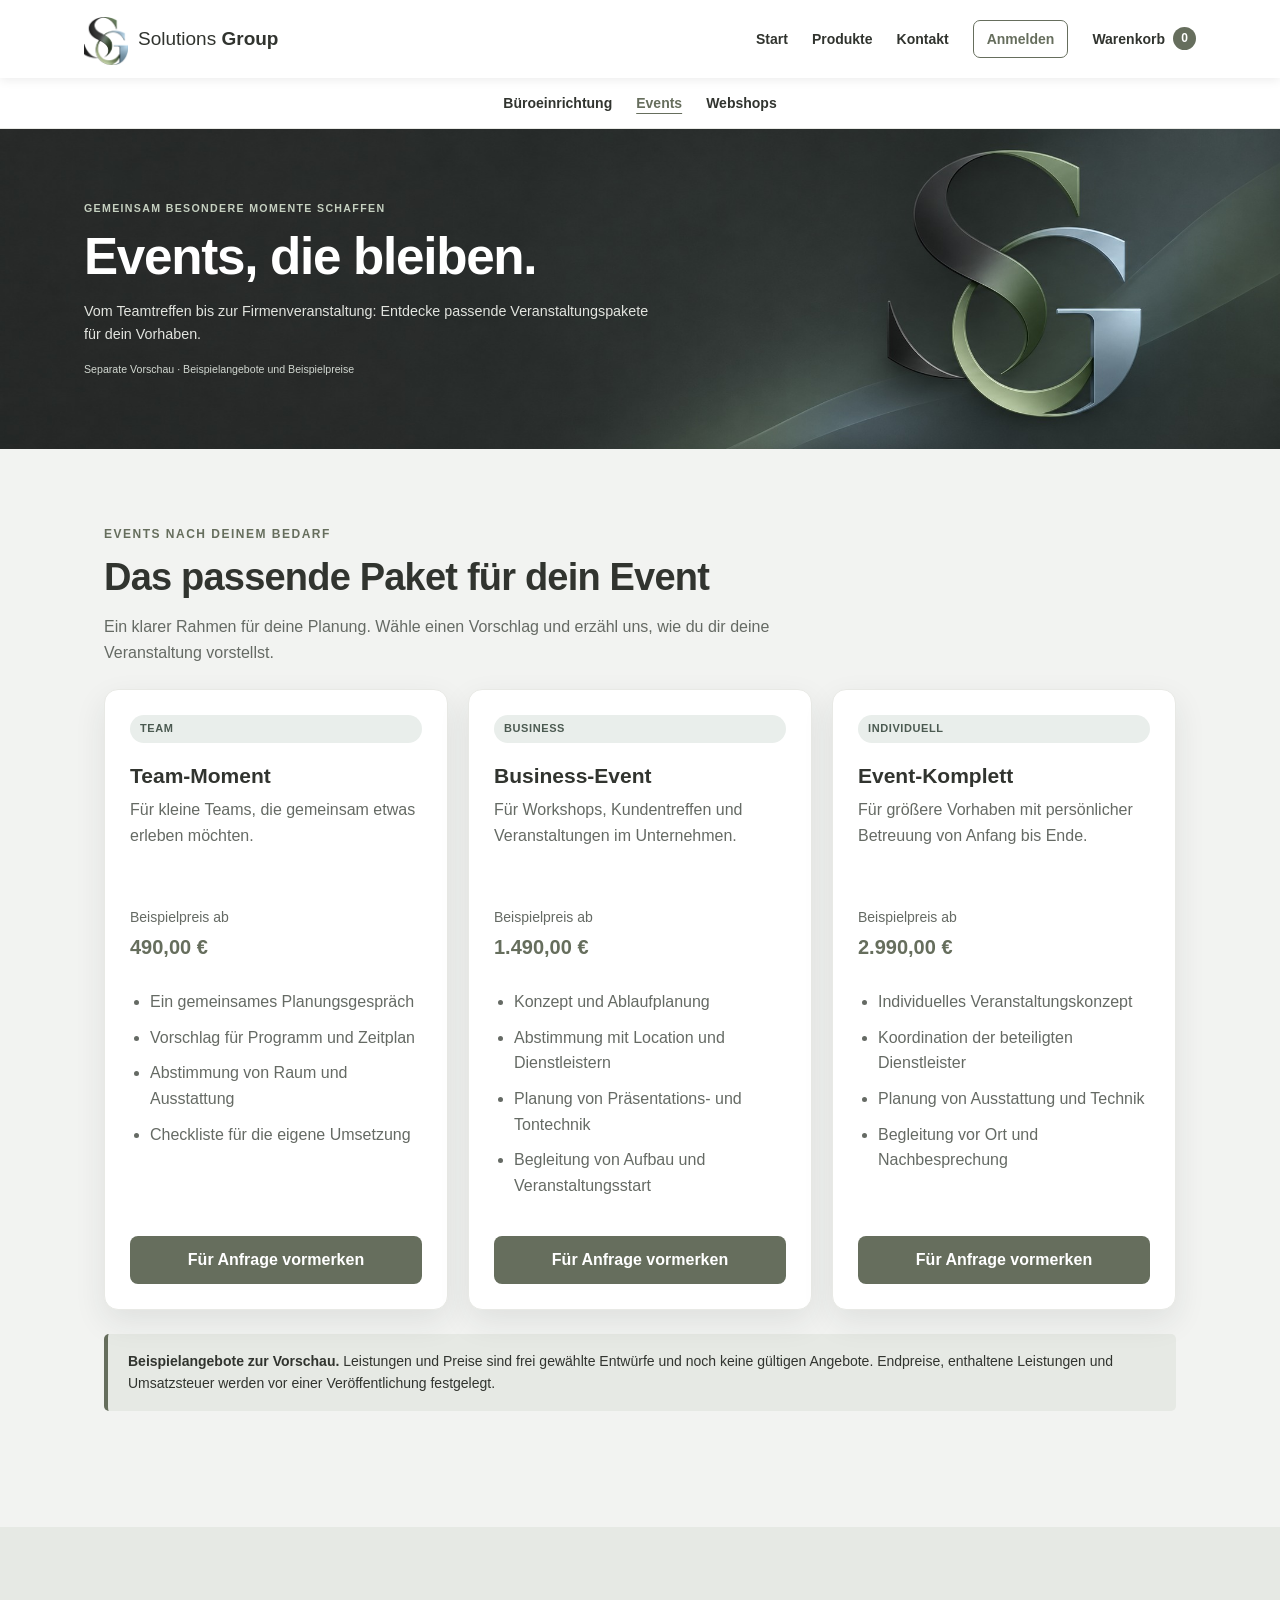
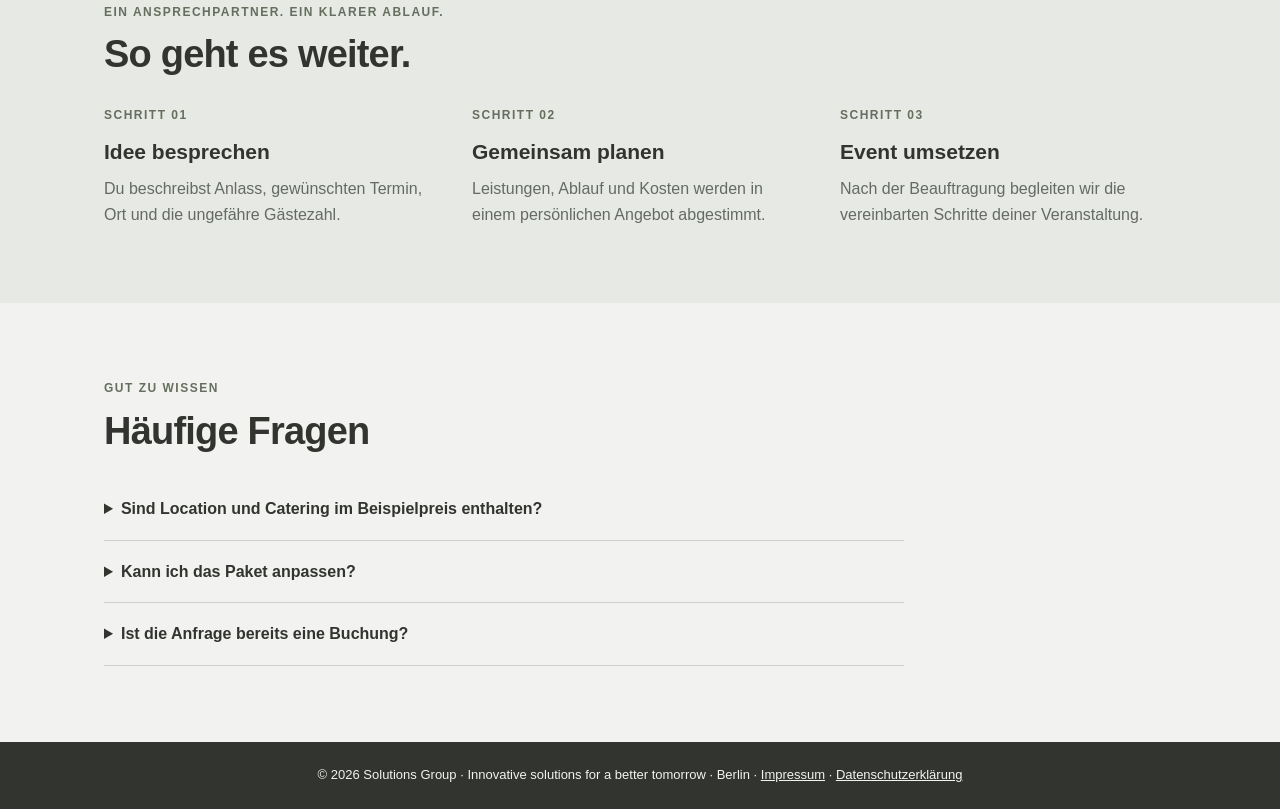
<file: vorschau-landingpages/events.html>
<!doctype html>
<html lang="de"><head><meta charset="utf-8"><meta name="viewport" content="width=device-width,initial-scale=1"><meta name="robots" content="noindex,nofollow"><meta name="description" content="Vom Teamtreffen bis zur Firmenveranstaltung: Entdecke passende Veranstaltungspakete für dein Vorhaben."><title>Events – Solutions Group · Vorschau</title><style>:root {
  color-scheme: light;
  --main: #88979f;
  --dark: #31342f;
  --green: #666e5d;
  --light: #f2f3f1;
  --white: #fff;
  --muted: #656a64;
  --shadow: 0 12px 32px rgb(34 42 39 / 9%);
}

* {
  box-sizing: border-box;
}

html {
  scroll-behavior: smooth;
}

body {
  margin: 0;
  background: var(--light);
  color: var(--dark);
  font-family: Arial, Helvetica, sans-serif;
  line-height: 1.6;
}

a {
  color: inherit;
}

.site-header {
  position: sticky;
  z-index: 5;
  top: 0;
  background: rgb(255 255 255 / 96%);
  box-shadow: 0 2px 10px rgb(0 0 0 / 8%);
}

.nav {
  display: flex;
  max-width: 1160px;
  min-height: 78px;
  align-items: center;
  justify-content: space-between;
  gap: 20px;
  margin: auto;
  padding: 10px 24px;
}

.brand {
  display: inline-flex;
  align-items: center;
  gap: 10px;
  color: var(--dark);
  font-size: 19px;
  text-decoration: none;
  white-space: nowrap;
}

.brand-mark {
  display: grid;
  width: 44px;
  height: 44px;
  place-items: center;
  border-radius: 12px;
}

.brand-mark img {
  display: block;
  width: 100%;
  height: 100%;
  object-fit: contain;
}

nav {
  display: flex;
  align-items: center;
  gap: 24px;
}

nav a {
  font-size: 14px;
  font-weight: 700;
  text-decoration: none;
}

nav a:hover,
nav a[aria-current="page"] {
  color: var(--green);
}

.nav-auth-link {
  display: inline-flex;
  min-height: 38px;
  align-items: center;
  justify-content: center;
  padding: 7px 13px;
  border: 1px solid var(--green);
  border-radius: 7px;
  color: var(--green);
  cursor: pointer;
  font: inherit;
  font-size: 14px;
  font-weight: 700;
  text-decoration: none;
  white-space: nowrap;
}

.nav-auth-link:hover {
  background: var(--green);
  color: var(--white);
}

.cart-link {
  white-space: nowrap;
}

.cart-badge {
  display: inline-grid;
  min-width: 23px;
  height: 23px;
  place-items: center;
  margin-left: 4px;
  padding: 0 6px;
  border-radius: 20px;
  background: var(--green);
  color: var(--white);
  font-size: 12px;
}

.hero {
  display: grid;
  min-height: 470px;
  grid-template-columns: minmax(0, 1fr) minmax(260px, 0.9fr);
  align-items: center;
  gap: 32px;
  overflow: hidden;
  padding: 58px max(24px, calc((100vw - 1112px) / 2));
  background: var(--dark);
  color: var(--white);
}

.hero-content {
  max-width: 620px;
}

.eyebrow {
  margin: 0 0 10px;
  color: var(--green);
  font-size: 12px;
  font-weight: 800;
  letter-spacing: 1.5px;
  text-transform: uppercase;
}

.hero .eyebrow {
  color: #c5d0c0;
}

h1,
h2,
h3,
p {
  margin-top: 0;
}

h1,
h2,
h3 {
  line-height: 1.2;
}

.hero h1 {
  max-width: 650px;
  margin-bottom: 14px;
  font-size: clamp(38px, 5vw, 58px);
  letter-spacing: -1.5px;
}

.hero-content > p:not(.eyebrow) {
  max-width: 580px;
  color: #e2e4df;
}

.button {
  display: inline-flex;
  min-height: 46px;
  align-items: center;
  justify-content: center;
  margin-top: 12px;
  padding: 11px 20px;
  border: 0;
  border-radius: 8px;
  background: var(--green);
  color: var(--white);
  cursor: pointer;
  font: inherit;
  font-weight: 700;
  text-align: center;
  text-decoration: none;
  transition: background 150ms ease, transform 150ms ease;
}

.button:hover {
  transform: translateY(-1px);
  background: #535b4b;
}

.button:focus-visible,
a:focus-visible,
input:focus-visible,
textarea:focus-visible,
select:focus-visible {
  outline: 3px solid #d8c17c;
  outline-offset: 3px;
}

.hero-art {
  position: relative;
  height: 300px;
  overflow: hidden;
  border: 1px solid rgb(255 255 255 / 13%);
  border-radius: 28px;
  background: linear-gradient(145deg, #9aa8aa, #d6d5c6);
}

.art-window {
  position: absolute;
  top: 30px;
  right: 35px;
  width: 150px;
  height: 126px;
  border: 10px solid #f1eee0;
  background: linear-gradient(145deg, #dce5dc 50%, #a9b49f 50%);
}

.art-desk {
  position: absolute;
  right: 6%;
  bottom: 60px;
  left: 8%;
  height: 19px;
  border-radius: 4px;
  background: #785d47;
}

.art-desk::after {
  position: absolute;
  top: 18px;
  right: 16%;
  left: 16%;
  height: 88px;
  border-right: 8px solid #705947;
  border-left: 8px solid #705947;
  content: "";
}

.art-chair {
  position: absolute;
  bottom: 45px;
  left: 34%;
  width: 62px;
  height: 74px;
  border-radius: 22px 22px 9px 9px;
  background: var(--green);
  box-shadow: 28px 60px 0 -26px var(--dark);
}

.art-plant {
  position: absolute;
  right: 13%;
  bottom: 79px;
  width: 34px;
  height: 42px;
  border-radius: 50% 50% 15% 15%;
  background: #78836b;
  box-shadow: -16px -16px 0 -5px #78836b, 16px -22px 0 -7px #78836b;
}

.container {
  width: min(1120px, 100%);
  margin: 0 auto;
  padding: 0 24px;
}

.section {
  padding-top: 76px;
  padding-bottom: 76px;
}

.section-heading {
  margin-bottom: 24px;
}

.section-heading h2,
.why-grid h2,
.office h2,
.contact-layout h2 {
  margin-bottom: 14px;
  font-size: clamp(28px, 3vw, 38px);
  letter-spacing: -0.8px;
}

.grid {
  display: grid;
  grid-template-columns: repeat(3, minmax(0, 1fr));
  gap: 20px;
}

.card {
  padding: 25px;
  border: 1px solid #e8e9e5;
  border-radius: 14px;
  background: var(--white);
  box-shadow: var(--shadow);
}

.card h3 {
  margin: 14px 0 9px;
  font-size: 21px;
}

.card p {
  margin-bottom: 0;
  color: var(--muted);
}

.tag {
  display: inline-block;
  padding: 5px 10px;
  border-radius: 20px;
  background: #e9eeeb;
  color: #4b5a51;
  font-size: 11px;
  font-weight: 800;
  letter-spacing: 0.6px;
}

.services-section .section-heading {
  margin-bottom: 32px;
}

.services-section .section-heading h2 {
  position: relative;
  width: fit-content;
  margin-bottom: 0;
  font-size: clamp(32px, 3.6vw, 42px);
  letter-spacing: -1.2px;
}

.services-section .grid {
  gap: 22px;
}

.service-card {
  display: block;
  overflow: hidden;
  padding: 0;
  border: 1px solid #e3e7e1;
  border-radius: 19px;
  background: var(--white);
  box-shadow: 0 12px 30px rgb(34 42 39 / 7%);
  line-height: 0;
  text-decoration: none;
}

.service-card img {
  display: block;
  width: 100%;
  height: auto;
}

@media (hover: hover) and (prefers-reduced-motion: no-preference) {
  .service-card {
    transition: transform 220ms ease, box-shadow 220ms ease, border-color 220ms ease;
  }

  .service-card:hover {
    transform: translateY(-5px);
    border-color: #cbd3c9;
    box-shadow: 0 19px 42px rgb(34 42 39 / 12%);
  }
}

.why-section {
  background: #e6e9e4;
}

.why-grid {
  display: grid;
  grid-template-columns: 1fr 1fr;
  align-items: center;
  gap: 50px;
}

.benefits {
  display: grid;
  gap: 13px;
  margin: 0;
  padding: 0;
  list-style: none;
}

.benefits li {
  position: relative;
  padding-left: 32px;
}

.benefits li::before {
  position: absolute;
  left: 0;
  color: var(--green);
  content: "✓";
  font-weight: 900;
}

.office {
  display: grid;
  grid-template-columns: 1fr 1fr;
  align-items: center;
  gap: 48px;
}

.office p:not(.eyebrow) {
  color: var(--muted);
}

.office-art {
  position: relative;
  min-height: 280px;
  overflow: hidden;
  border-radius: 18px;
  background: linear-gradient(140deg, #dce3dd, #b6c0b5);
}

.office-sun {
  position: absolute;
  top: 35px;
  right: 34px;
  width: 95px;
  height: 95px;
  border: 10px solid #f4f1e5;
  background: #c7d5d0;
}

.office-table {
  position: absolute;
  right: 8%;
  bottom: 60px;
  left: 8%;
  height: 18px;
  background: #795d49;
}

.office-table::after {
  position: absolute;
  top: 18px;
  right: 16%;
  left: 16%;
  height: 65px;
  border-right: 8px solid #795d49;
  border-left: 8px solid #795d49;
  content: "";
}

.office-leaf {
  position: absolute;
  bottom: 79px;
  left: 18%;
  width: 27px;
  height: 55px;
  border-radius: 100% 0;
  background: #687a63;
  box-shadow: 17px -13px 0 -4px #687a63, 24px 6px 0 -6px #687a63;
}

.text-link {
  color: var(--green);
  font-weight: 800;
  text-decoration: none;
}

.text-link:hover {
  text-decoration: underline;
}

.site-footer {
  padding: 23px 24px;
  background: var(--dark);
  color: #f2f3f1;
  text-align: center;
}

.site-footer p {
  margin: 0;
  font-size: 13px;
}

.page-hero {
  padding: 60px 24px;
  background: #e6e9e4;
  text-align: center;
}

.page-hero h1 {
  margin-bottom: 10px;
  font-size: clamp(38px, 5vw, 52px);
}

.page-hero > p:last-child {
  margin-bottom: 0;
  color: var(--muted);
}

.product-card {
  overflow: hidden;
  padding: 0;
}

.product-card .card-body {
  padding: 22px;
}

.product-category + .product-category {
  margin-top: 58px;
}

.product-category .section-heading {
  margin-bottom: 24px;
}

.product-category .section-heading h2 {
  margin-bottom: 0;
  font-size: clamp(28px, 3vw, 36px);
}

.product-image {
  display: block;
  width: 100%;
  aspect-ratio: 4 / 3;
  background: #fff;
  object-fit: contain;
}

.product-card h2 {
  margin: 13px 0 8px;
  font-size: 22px;
}

.price {
  margin: 13px 0 0;
  color: var(--green);
  font-size: 20px;
  font-weight: 900;
}

.notice {
  margin: 24px 0 0;
  color: var(--muted);
  font-size: 13px;
}

.cart-section {
  padding-top: 70px;
  border-top: 1px solid #dfe3dd;
  scroll-margin-top: 100px;
}

.cart-layout {
  display: grid;
  grid-template-columns: minmax(0, 1fr) 320px;
  align-items: start;
  gap: 28px;
}

.cart-items {
  display: grid;
  gap: 14px;
}

.cart-item {
  display: grid;
  grid-template-columns: 96px minmax(0, 1fr) auto;
  align-items: center;
  gap: 20px;
  padding: 16px;
  border: 1px solid #e6e9e4;
  border-radius: 14px;
  background: var(--white);
  box-shadow: 0 5px 18px rgb(34 42 39 / 5%);
}

.cart-item-image {
  display: block;
  width: 96px;
  height: 96px;
  border-radius: 10px;
  background: #f5f6f3;
  object-fit: contain;
}

.cart-item-details h3 {
  margin: 0 0 7px;
  font-size: 17px;
}

.cart-unit-price,
.cart-item-total {
  margin: 0;
  color: var(--muted);
  font-size: 14px;
}

.cart-item-actions {
  display: grid;
  grid-template-columns: auto auto;
  align-items: center;
  justify-items: end;
  gap: 10px 20px;
}

.quantity-control {
  display: inline-flex;
  min-height: 38px;
  align-items: center;
  border: 1px solid #dfe3dd;
  border-radius: 9px;
  background: #fff;
}

.quantity-button {
  display: grid;
  width: 36px;
  height: 36px;
  place-items: center;
  border: 0;
  border-radius: 8px;
  background: transparent;
  color: var(--dark);
  cursor: pointer;
  font: inherit;
  font-size: 20px;
}

.quantity-button:hover {
  background: #f1f3ef;
}

.quantity-value {
  min-width: 24px;
  font-size: 14px;
  font-weight: 700;
  text-align: center;
}

.cart-item-total {
  color: var(--dark);
  font-weight: 800;
  white-space: nowrap;
}

.cart-remove {
  grid-column: 1 / -1;
  padding: 0;
  border: 0;
  background: none;
  color: #7a514b;
  cursor: pointer;
  font: inherit;
  font-size: 13px;
  font-weight: 700;
}

.cart-remove:hover {
  color: #963f33;
  text-decoration: underline;
}

.cart-empty {
  padding: 38px 24px;
  border: 1px dashed #cbd2c8;
  border-radius: 14px;
  background: rgb(255 255 255 / 65%);
  text-align: center;
}

.cart-empty h3 {
  margin-bottom: 8px;
  font-size: 20px;
}

.cart-empty p {
  margin-bottom: 14px;
  color: var(--muted);
}

.cart-empty .button {
  margin-top: 0;
}

.cart-summary {
  position: sticky;
  top: 100px;
  padding: 24px;
  border: 1px solid #e6e9e4;
  border-radius: 14px;
  background: var(--white);
  box-shadow: var(--shadow);
}

.cart-summary h3 {
  margin-bottom: 20px;
  font-size: 21px;
}

.cart-summary-row {
  display: flex;
  justify-content: space-between;
  gap: 12px;
  padding: 12px 0;
  color: var(--muted);
  font-size: 14px;
}

.cart-summary-total {
  margin-top: 5px;
  border-top: 1px solid #e6e9e4;
  color: var(--dark);
  font-size: 16px;
}

.cart-summary-total strong {
  font-size: 20px;
  white-space: nowrap;
}

.cart-summary-note {
  margin: 10px 0 18px;
  color: var(--muted);
  font-size: 12px;
}

.cart-continue {
  width: 100%;
  margin-top: 0;
}

[data-cart-summary][hidden] {
  display: none;
}

.cart-empty,
.cart-total {
  color: var(--muted);
}

.cart-total {
  margin-top: 16px;
  font-weight: 800;
}

.contact-layout {
  display: grid;
  grid-template-columns: 0.8fr 1.2fr;
  align-items: start;
  gap: 50px;
}

.contact-layout > div > p:not(.eyebrow) {
  color: var(--muted);
}

.contact-note {
  margin-top: 24px;
  padding: 16px 18px;
  border-left: 4px solid var(--green);
  border-radius: 5px;
  background: #e6e9e4;
}

.contact-note p {
  margin: 6px 0 0;
  color: var(--muted);
  font-size: 14px;
}

.contact-form {
  display: grid;
  gap: 8px;
  padding: 25px;
  border-radius: 14px;
  background: var(--white);
  box-shadow: var(--shadow);
}

.contact-form label {
  margin-top: 8px;
  font-size: 14px;
  font-weight: 700;
}

.contact-form input,
.contact-form textarea,
.contact-form select {
  width: 100%;
  padding: 11px 12px;
  border: 1px solid #cdd1cb;
  border-radius: 7px;
  background: #fff;
  color: var(--dark);
  font: inherit;
}

.contact-form textarea {
  resize: vertical;
}

.contact-form .button {
  justify-self: start;
}

.form-status {
  min-height: 24px;
  margin: 4px 0 0;
  color: #6a3b36;
  font-size: 14px;
}

.login-section {
  display: grid;
  min-height: 65vh;
  place-items: center;
  padding-top: 56px;
  padding-bottom: 56px;
  background: linear-gradient(145deg, #e6e9e4, var(--light) 55%);
}

.login-card {
  width: min(440px, 100%);
  padding: clamp(24px, 6vw, 40px);
}

.login-card h1 {
  margin-bottom: 9px;
  font-size: clamp(30px, 5vw, 38px);
  letter-spacing: -0.8px;
}

.login-intro {
  margin-bottom: 20px;
  color: var(--muted);
}

.form-status[role="alert"]:not(:empty) {
  padding: 10px 12px;
  border-radius: 7px;
  background: #f7e9e7;
}

@media (max-width: 760px) {
  .nav {
    flex-direction: column;
    justify-content: center;
    gap: 8px;
    padding: 12px 16px;
  }

  nav {
    flex-wrap: wrap;
    justify-content: center;
    gap: 10px 18px;
  }

  .hero {
    min-height: 0;
    grid-template-columns: 1fr;
    padding: 50px 24px;
  }

  .hero-art {
    height: 230px;
  }

  .grid {
    grid-template-columns: 1fr;
  }

  .services-section .section-heading {
    margin-bottom: 25px;
  }

  .services-section .grid {
    gap: 17px;
  }

  .why-grid,
  .office,
  .contact-layout {
    grid-template-columns: 1fr;
    gap: 25px;
  }

  .cart-layout {
    grid-template-columns: 1fr;
  }

  .cart-summary {
    position: static;
  }

  .cart-item {
    grid-template-columns: 72px minmax(0, 1fr);
    gap: 14px;
    padding: 12px;
  }

  .cart-item-image {
    width: 72px;
    height: 72px;
  }

  .cart-item-actions {
    grid-column: 1 / -1;
    grid-template-columns: auto 1fr auto;
    justify-items: start;
    padding-top: 10px;
    border-top: 1px solid #eef0ec;
  }

  .cart-remove {
    grid-column: auto;
    justify-self: end;
  }

  .section {
    padding-top: 54px;
    padding-bottom: 54px;
  }
}


.skip-link {position:absolute;top:-100px;left:16px;z-index:20;padding:10px;background:var(--white);color:var(--dark)}
.skip-link:focus {top:10px}
.service-navigation {display:flex;flex-wrap:wrap;gap:10px 24px;justify-content:center;padding:14px 24px;background:var(--white);border-bottom:1px solid #e8e9e5}
.service-navigation a {font-size:14px;text-decoration:none;font-weight:700}
.service-navigation [aria-current=page] {color:var(--green);text-decoration:underline;text-underline-offset:5px}
.preview-label {margin:20px 0 0;color:var(--muted);font-size:13px}
.offer-intro {max-width:720px;color:var(--muted)}
.offer-card {display:flex;flex-direction:column;min-width:0}
.offer-card h3 {margin-top:20px}
.offer-card .offer-summary {min-height:78px}
.offer-card .price {margin:24px 0 4px;color:var(--green)}
.offer-card .price span {font-size:14px;font-weight:400;color:var(--muted)}
.offer-card ul {padding-left:20px;margin:22px 0 28px;color:var(--muted)}
.offer-card li {margin-bottom:10px}
.offer-card .button {margin-top:auto;width:100%}
.example-note {margin:24px 0 0;padding:16px 20px;border-left:4px solid var(--green);background:#e6e9e4;border-radius:5px;font-size:14px;color:var(--dark)}
.process-grid {display:grid;grid-template-columns:repeat(3,minmax(0,1fr));gap:32px}
.process-step {color:var(--green);font-size:12px;letter-spacing:1.5px;font-weight:800}
.process-grid h3 {margin:12px 0;font-size:21px}
.process-grid p {color:var(--muted);margin:0}
.faq-list {max-width:800px}
.faq-list details {border-bottom:1px solid #cdd1cb;padding:18px 0}
.faq-list summary {font-weight:700;cursor:pointer}
.faq-list p {color:var(--muted);margin:14px 0 0}
.inquiry-dialog {width:min(560px,calc(100% - 32px));max-height:90dvh;overflow:auto;padding:28px;border:1px solid #e8e9e5;border-radius:14px;color:var(--dark);background:var(--white);box-shadow:var(--shadow)}
.inquiry-dialog::backdrop {background:rgb(34 42 39 / 60%)}
.dialog-top {display:flex;justify-content:space-between;gap:16px;align-items:start}
.dialog-top h2 {margin:0 0 12px}
.dialog-close {border:1px solid #cdd1cb;border-radius:7px;padding:7px 12px;background:var(--white);color:var(--dark);font:inherit;cursor:pointer}
.inquiry-dialog .contact-form {padding:0;box-shadow:none}
.inquiry-dialog .form-status {color:var(--dark)}
button:focus-visible,summary:focus-visible {outline:3px solid #d8c17c;outline-offset:3px}
@media(max-width:760px) {.process-grid {grid-template-columns:1fr;gap:28px}.offer-card .offer-summary {min-height:0}.service-navigation {gap:10px 18px}}
@media(prefers-reduced-motion:reduce) {html {scroll-behavior:auto}.button {transition:none}}
</style><link rel="stylesheet" href="css/warenkorb.css?v=warenkorb-1"><link rel="stylesheet" href="css/landing-banner.css?v=ci-banner-kompakt-1"><link rel="icon" type="image/svg+xml" sizes="any" href="sg-favicon.svg?v=sg-white-20261120"></head>
<body><a class="skip-link" href="#inhalt">Zum Inhalt</a>
<header class="site-header"><div class="nav"><a class="brand" href="index.html?v=banner-kompakt-20261120" aria-label="Solutions Group – Startseite"><span class="brand-mark" aria-hidden="true"><img src="[data-uri]" alt="" width="44" height="44"></span><span>Solutions <strong>Group</strong></span></a><nav aria-label="Hauptnavigation"><a href="index.html?v=banner-kompakt-20261120">Start</a><a href="produkte.html?v=banner-kompakt-20261120">Produkte</a><a href="kontakt.html?v=banner-kompakt-20261120">Kontakt</a><a class="nav-auth-link" href="login.html?v=banner-kompakt-20261120">Anmelden</a><button class="cart-link" type="button" data-open-cart aria-haspopup="dialog" aria-controls="sharedCartDialog" aria-expanded="false">Warenkorb <span class="cart-badge" data-cart-count>0</span></button></nav></div></header>
<nav class="service-navigation" aria-label="Unsere Bereiche"><a href="produkte.html?v=banner-kompakt-20261120">Büroeinrichtung</a><a href="events.html?v=banner-kompakt-20261120" aria-current="page">Events</a><a href="webshops.html?v=banner-kompakt-20261120">Webshops</a></nav>
<main id="inhalt"><section class="hero sg-landing-banner">
<img class="hero-banner" src="banner-ci.jpg" width="2172" height="724" alt="" aria-hidden="true" fetchpriority="high" decoding="async">
<div class="hero-content"><p class="eyebrow">Gemeinsam besondere Momente schaffen</p><h1>Events, die bleiben.</h1><p>Vom Teamtreffen bis zur Firmenveranstaltung: Entdecke passende Veranstaltungspakete für dein Vorhaben.</p><p class="preview-label">Separate Vorschau · Beispielangebote und Beispielpreise</p></div>
</section>
<section class="section container" id="pakete"><div class="section-heading"><p class="eyebrow">Events nach deinem Bedarf</p><h2>Das passende Paket für dein Event</h2><p class="offer-intro">Ein klarer Rahmen für deine Planung. Wähle einen Vorschlag und erzähl uns, wie du dir deine Veranstaltung vorstellst.</p></div><div class="grid"><article class="card offer-card"><span class="tag">TEAM</span><h3>Team-Moment</h3><p class="offer-summary">Für kleine Teams, die gemeinsam etwas erleben möchten.</p><p class="price"><span>Beispielpreis ab</span><br>490,00 €</p><ul><li>Ein gemeinsames Planungsgespräch</li><li>Vorschlag für Programm und Zeitplan</li><li>Abstimmung von Raum und Ausstattung</li><li>Checkliste für die eigene Umsetzung</li></ul><button class="button" type="button" data-request-package="event-team" aria-label="Team-Moment für Anfrage vormerken" aria-pressed="false">Für Anfrage vormerken</button></article><article class="card offer-card"><span class="tag">BUSINESS</span><h3>Business-Event</h3><p class="offer-summary">Für Workshops, Kundentreffen und Veranstaltungen im Unternehmen.</p><p class="price"><span>Beispielpreis ab</span><br>1.490,00 €</p><ul><li>Konzept und Ablaufplanung</li><li>Abstimmung mit Location und Dienstleistern</li><li>Planung von Präsentations- und Tontechnik</li><li>Begleitung von Aufbau und Veranstaltungsstart</li></ul><button class="button" type="button" data-request-package="event-business" aria-label="Business-Event für Anfrage vormerken" aria-pressed="false">Für Anfrage vormerken</button></article><article class="card offer-card"><span class="tag">INDIVIDUELL</span><h3>Event-Komplett</h3><p class="offer-summary">Für größere Vorhaben mit persönlicher Betreuung von Anfang bis Ende.</p><p class="price"><span>Beispielpreis ab</span><br>2.990,00 €</p><ul><li>Individuelles Veranstaltungskonzept</li><li>Koordination der beteiligten Dienstleister</li><li>Planung von Ausstattung und Technik</li><li>Begleitung vor Ort und Nachbesprechung</li></ul><button class="button" type="button" data-request-package="event-complete" aria-label="Event-Komplett für Anfrage vormerken" aria-pressed="false">Für Anfrage vormerken</button></article></div><p class="example-note"><strong>Beispielangebote zur Vorschau.</strong> Leistungen und Preise sind frei gewählte Entwürfe und noch keine gültigen Angebote. Endpreise, enthaltene Leistungen und Umsatzsteuer werden vor einer Veröffentlichung festgelegt.</p></section>
<div class="container"><p class="sg-package-status" role="status" aria-live="polite" data-package-status></p></div>
<section class="section why-section"><div class="container"><div class="section-heading"><p class="eyebrow">Ein Ansprechpartner. Ein klarer Ablauf.</p><h2>So geht es weiter.</h2></div><div class="process-grid"><article><span class="process-step">SCHRITT 01</span><h3>Idee besprechen</h3><p>Du beschreibst Anlass, gewünschten Termin, Ort und die ungefähre Gästezahl.</p></article><article><span class="process-step">SCHRITT 02</span><h3>Gemeinsam planen</h3><p>Leistungen, Ablauf und Kosten werden in einem persönlichen Angebot abgestimmt.</p></article><article><span class="process-step">SCHRITT 03</span><h3>Event umsetzen</h3><p>Nach der Beauftragung begleiten wir die vereinbarten Schritte deiner Veranstaltung.</p></article></div></div></section>
<section class="section container"><div class="section-heading"><p class="eyebrow">Gut zu wissen</p><h2>Häufige Fragen</h2></div><div class="faq-list"><details><summary>Sind Location und Catering im Beispielpreis enthalten?</summary><p>Nein. Die Beispielpreise beziehen sich auf die beschriebenen Planungs- und Betreuungsleistungen. Location, Catering, Technikmiete und weitere Fremdkosten müssen gesondert abgestimmt werden.</p></details><details><summary>Kann ich das Paket anpassen?</summary><p>Die Pakete dienen als Orientierung. Gästezahl, Ort, Termin und gewünschte Leistungen werden für ein individuelles Angebot besprochen.</p></details><details><summary>Ist die Anfrage bereits eine Buchung?</summary><p>Nein. Eine Anfrage ist keine verbindliche Buchung. In dieser separaten Vorschau wird außerdem noch keine Nachricht versendet.</p></details></div></section>
</main><footer class="site-footer"><p>© <span data-year>2026</span> Solutions Group · Innovative solutions for a better tomorrow · Berlin · <a href="impressum.html?v=banner-kompakt-20261120">Impressum</a> · <a href="datenschutzerklarung.html?v=banner-kompakt-20261120">Datenschutzerklärung</a></p></footer>


<dialog class="sg-cart-dialog" id="sharedCartDialog" aria-labelledby="sharedCartTitle">
  <div class="sg-dialog-heading"><h2 id="sharedCartTitle">Deine Auswahl</h2><button class="sg-dialog-close" type="button" data-close-shared-cart aria-label="Warenkorb schließen">Schließen</button></div>
  <div class="sg-cart-content" data-shared-cart-content></div>
</dialog>
<dialog class="sg-request-dialog" id="requestDialog" aria-labelledby="requestTitle">
  <div class="sg-dialog-heading"><h2 id="requestTitle">Deine Anfrage</h2><button class="sg-dialog-close" type="button" data-close-request aria-label="Anfrage schließen">Schließen</button></div>
  <form class="contact-form" id="requestForm">
    <p class="sg-cart-note">Unverbindliche Anfrage für deine vorgemerkten Pakete. Diese Vorschau versendet noch keine Nachrichten.</p>
    <label for="requestSelection">Ausgewählte Pakete</label><textarea id="requestSelection" name="selection" rows="3" readonly></textarea>
    <label for="requestName">Name</label><input id="requestName" name="name" autocomplete="name" required>
    <label for="requestEmail">E-Mail-Adresse</label><input id="requestEmail" name="email" type="email" autocomplete="email" required>
    <label for="requestMessage">Dein Vorhaben</label><textarea id="requestMessage" name="message" rows="4" required></textarea>
    <button class="button" type="submit">Demo-Anfrage prüfen</button><p id="requestStatus" class="form-status" role="status" aria-live="polite"></p>
  </form>
</dialog>
<dialog class="store-dialog checkout-dialog" id="checkoutDialog" aria-labelledby="checkoutTitle">
      <div class="dialog-shell checkout-shell">
        <form method="dialog" class="dialog-close-form"><button class="dialog-close" aria-label="Kasse schließen">×</button></form>
        <p class="eyebrow">Büroeinrichtung · Demo</p>
        <h2 id="checkoutTitle">Demo-Checkout</h2>
        <ol class="checkout-steps" aria-label="Checkout-Schritte">
          <li data-checkout-step-indicator="shipping" aria-current="step">Lieferung</li>
          <li data-checkout-step-indicator="payment">Zahlung</li>
          <li data-checkout-step-indicator="confirmation">Bestätigung</li>
        </ol>
        <form class="checkout-form" id="shippingForm">
          <h3>Lieferadresse</h3>
          <div class="checkout-fields">
            <label>Vor- und Nachname<input name="fullName" autocomplete="name" required></label>
            <label>E-Mail-Adresse<input name="email" type="email" autocomplete="email" required></label>
            <label>Straße und Hausnummer<input name="street" autocomplete="street-address" required></label>
            <label>Postleitzahl<input name="postalCode" autocomplete="postal-code" inputmode="numeric" required></label>
            <label>Ort<input name="city" autocomplete="address-level2" required></label>
          </div>
          <p class="checkout-error" data-shipping-error role="alert"></p>
          <button class="button" type="submit">Weiter zur Zahlung</button>
        </form>
        <form class="checkout-form" id="paymentForm" hidden>
          <h3>Zahlungsmethode</h3>
          <label>Zahlungsart<select name="method"><option value="card">Kreditkarte (Simulation)</option><option value="invoice">Rechnung (Simulation)</option></select></label>
          <div data-card-fields>
            <label>Kartennummer (Demo)<input name="cardNumber" inputmode="numeric" autocomplete="off" pattern="[0-9 ]{16,23}" maxlength="23" placeholder="0000 0000 0000 0000" required></label>
            <div class="checkout-fields checkout-card-fields">
              <label>Gültig bis<input name="expiry" inputmode="numeric" autocomplete="off" pattern="(0[1-9]|1[0-2])\/[0-9]{2}" placeholder="MM/JJ" required></label>
              <label>Prüfnummer<input name="cvv" inputmode="numeric" autocomplete="off" pattern="[0-9]{3,4}" maxlength="4" placeholder="123" required></label>
            </div>
          </div>
          <p class="checkout-demo-warning">Nur eine Bestellsimulation: Keine Kartendaten werden gespeichert oder an einen Zahlungsdienst gesendet.</p>
          <p class="checkout-error" data-payment-error role="alert"></p>
          <div class="checkout-form-actions"><button class="button button-secondary" type="button" data-checkout-back>Zurück</button><button class="button" type="submit">Kostenpflichtig bestellen (Demo)</button></div>
        </form>
        <section class="checkout-confirmation" data-order-confirmation hidden aria-live="polite">
          <p class="eyebrow">Vielen Dank</p>
          <h3>Deine Demo-Bestellung ist bestätigt.</h3>
          <p data-order-id></p>
          <p data-order-summary></p>
          <button class="button" type="button" data-close-checkout>Weiter einkaufen</button>
        </section>
      </div>
    </dialog>
<script src="js/vorschau.js?v=banner-kompakt-20261120" defer></script>
<script src="js/warenkorb.js?v=banner-kompakt-20261120" defer></script>
</body></html>
</file>
<file: vorschau-landingpages/css/warenkorb.css>
button.cart-link { border: 0; background: transparent; color: inherit; font: inherit; font-size: 14px; font-weight: 700; cursor: pointer; padding: 0; display: inline-flex; align-items: center; gap: 4px; }
button.cart-link:hover { color: var(--green); }
button.cart-link:focus-visible, .sg-cart-dialog button:focus-visible, .sg-cart-dialog a:focus-visible, .sg-request-dialog button:focus-visible { outline: 3px solid #d8c17c; outline-offset: 3px; }
.sg-cart-dialog, .sg-request-dialog { box-sizing: border-box; width: min(620px, calc(100% - 32px)); max-height: 85dvh; margin: auto; padding: 0; border: 1px solid #e2e5df; border-radius: 16px; color: var(--dark, #31342f); background: var(--white, #fff); box-shadow: 0 20px 70px rgb(0 0 0 / 25%); overscroll-behavior: contain; }
.sg-cart-dialog::backdrop, .sg-request-dialog::backdrop { background: rgb(34 42 39 / 55%); }
.sg-dialog-heading { position: sticky; top: 0; z-index: 1; display: flex; justify-content: space-between; align-items: center; gap: 16px; padding: 20px 24px; border-bottom: 1px solid #e6e9e4; background: var(--white, #fff); }
.sg-dialog-heading h2 { margin: 0; font-size: 24px; }
.sg-dialog-close { border: 1px solid #cdd1cb; border-radius: 7px; background: var(--white, #fff); color: var(--dark); font: inherit; padding: 7px 12px; cursor: pointer; }
.sg-cart-content { padding: 0 24px 24px; }
.sg-cart-empty { padding: 30px 0 10px; text-align: center; }
.sg-cart-empty h3 { font-size: 25px; }
.sg-cart-empty p, .sg-cart-note { color: var(--muted, #656a64); }
.sg-cart-section { padding-top: 24px; }
.sg-cart-section + .sg-cart-section { margin-top: 24px; border-top: 1px solid #cdd1cb; }
.sg-cart-section h3 { margin-bottom: 18px; font-size: 21px; }
.sg-cart-row { display: flex; gap: 14px; padding: 14px 0; border-bottom: 1px solid #e8e9e5; }
.sg-cart-row > img { flex: 0 0 64px; width: 64px; height: 64px; border-radius: 8px; object-fit: contain; background: #f2f3f1; }
.sg-cart-row-copy { min-width: 0; flex: 1; }
.sg-cart-row h4, .sg-request-row h4 { margin: 0 0 5px; font-size: 16px; overflow-wrap: anywhere; }
.sg-cart-row p, .sg-request-row p { font-size: 13px; margin: 0 0 8px; color: var(--muted); }
.sg-cart-controls { display: flex; flex-wrap: wrap; gap: 10px; align-items: center; }
.sg-cart-controls strong { margin-left: auto; font-size: 14px; }
.sg-cart-quantity-button { width: 30px; height: 30px; border: 1px solid #cdd1cb; border-radius: 6px; background: #f2f3f1; color: var(--dark); font: inherit; cursor: pointer; }
.sg-cart-quantity-button:disabled { opacity: .5; cursor: default; }
.sg-cart-text-button { border: 0; padding: 4px 0; color: #6a3b36; background: transparent; font: inherit; font-size: 13px; cursor: pointer; text-decoration: underline; text-underline-offset: 3px; }
.sg-cart-total-row { display: flex; justify-content: space-between; gap: 16px; margin: 14px 0 0; font-size: 14px; }
.sg-cart-total-row strong { white-space: nowrap; }
.sg-cart-note { font-size: 13px; line-height: 1.6; margin: 12px 0 0; }
.sg-cart-section > .button { margin-top: 18px; width: 100%; }
.sg-request-row { display: flex; align-items: center; justify-content: space-between; gap: 16px; padding: 14px 0; border-bottom: 1px solid #e8e9e5; }
.sg-request-dialog .contact-form { padding: 24px; box-shadow: none; }
.sg-request-dialog textarea { resize: vertical; }
.sg-package-status { min-height: 24px; margin: 16px 0 0; font-size: 14px; color: var(--green); }
.offer-card button[aria-pressed=true] { background: var(--dark); }
#checkoutDialog { box-sizing: border-box; width: min(640px, calc(100% - 32px)); max-height: 90dvh; padding: 0; border: 1px solid #e2e5df; border-radius: 16px; background: #fff; color: var(--dark); }
#checkoutDialog::backdrop { background: rgb(34 42 39 / 55%); }
#checkoutDialog .dialog-shell { padding: 24px; }
#checkoutDialog .dialog-close-form { display: flex; justify-content: flex-end; margin-bottom: 12px; }
#checkoutDialog .dialog-close { border: 1px solid #cdd1cb; border-radius: 7px; background: #fff; padding: 4px 12px; font: inherit; font-size: 24px; cursor: pointer; }
#checkoutDialog .checkout-steps { display: flex; list-style: none; gap: 16px; padding: 0; font-size: 13px; color: var(--muted); }
#checkoutDialog [aria-current=step] { color: var(--green); font-weight: 700; }
#checkoutDialog .checkout-form { display: grid; gap: 14px; }
#checkoutDialog label { display: grid; gap: 5px; font-size: 14px; }
#checkoutDialog input, #checkoutDialog select { box-sizing: border-box; width: 100%; padding: 10px 12px; border: 1px solid #cdd1cb; border-radius: 7px; font: inherit; }
#checkoutDialog .checkout-fields { display: grid; grid-template-columns: 1fr 1fr; gap: 12px; }
#checkoutDialog [hidden] { display: none !important; }
#checkoutDialog .checkout-demo-warning, #checkoutDialog .checkout-error { font-size: 13px; }
#checkoutDialog .checkout-form-actions { display: flex; flex-wrap: wrap; gap: 12px; }
@media (max-width: 480px) { .sg-cart-content { padding: 0 16px 20px; } .sg-dialog-heading { padding: 16px; } .sg-dialog-heading h2 { font-size: 21px; } .sg-cart-total-row { font-size: 12px; gap: 8px; } .sg-cart-row { gap: 10px; } .sg-cart-row > img { flex-basis: 48px; width: 48px; height: 48px; } .sg-cart-controls { gap: 8px; } .sg-cart-controls .sg-cart-text-button { flex-basis: 100%; text-align: left; } #checkoutDialog .checkout-fields { grid-template-columns: 1fr; } }

.sg-cart-coupon { margin-top: 18px; font-size: 13px; }
.sg-cart-coupon summary { cursor: pointer; font-weight: 700; }
.sg-cart-coupon form { display: flex; flex-wrap: wrap; align-items: center; gap: 10px; margin-top: 12px; }
.sg-cart-coupon label { flex-basis: 100%; }
.sg-cart-coupon input { flex: 1; min-width: 80px; width: 120px; padding: 9px; border: 1px solid #cdd1cb; border-radius: 7px; font: inherit; }
.sg-cart-coupon [role=status] { flex-basis: 100%; margin: 0; color: var(--muted); }
html:has(#sharedCartDialog[open]), html:has(#requestDialog[open]) { overflow: hidden; }
</file>
<file: vorschau-landingpages/css/landing-banner.css>
/* Proportionaler Banner mit fließender Typografie bis zur Handyansicht. */
.sg-landing-banner { position: relative; display: block; min-height: 0; padding: 0; background: #252a29; }
.hero-banner { display: block; width: 100%; height: auto; aspect-ratio: 3 / 1; object-fit: contain; }
.sg-landing-banner .hero-content { position: absolute; top: 50%; left: max(24px, calc((100vw - 1112px) / 2)); transform: translateY(-50%); width: 56%; max-width: 680px; z-index: 1; }
.sg-landing-banner h1 { font-size: clamp(26px, 4vw, 58px); margin-bottom: clamp(8px, 1vw, 14px); letter-spacing: -0.025em; }
.sg-landing-banner .eyebrow { font-size: clamp(9px, 0.83vw, 12px); letter-spacing: clamp(0.6px, 0.104vw, 1.5px); margin-bottom: clamp(6px, 0.69vw, 10px); }
.hero-content > p:not(.eyebrow) { font-size: clamp(11px, 1.12vw, 16px); margin-bottom: clamp(6px, 1.11vw, 16px); }
.sg-landing-banner .button { font-size: clamp(11px, 1.11vw, 16px); min-height: clamp(30px, 3.2vw, 46px); margin-top: clamp(4px, 0.83vw, 12px); padding: clamp(6px, 0.76vw, 11px) clamp(10px, 1.39vw, 20px); }
@media (max-width: 600px) {
  .sg-landing-banner .hero-content { position: static; transform: none; width: auto; max-width: none; padding: 24px 24px 32px; }
  .sg-landing-banner h1 { font-size: clamp(30px, 8vw, 42px); }
  .sg-landing-banner .eyebrow { font-size: 12px; letter-spacing: 1px; margin-bottom: 10px; }
  .hero-content > p:not(.eyebrow) { font-size: 16px; margin-bottom: 16px; }
  .sg-landing-banner .button { font-size: 16px; min-height: 46px; padding: 11px 20px; margin-top: 12px; }
}

.sg-landing-banner .hero-content > .preview-label { font-size: clamp(9px, 0.83vw, 12px); margin: clamp(4px, 0.69vw, 10px) 0 0; color: #d1d7d0; }
@media (max-width: 600px) { .sg-landing-banner .hero-content > .preview-label { font-size: 12px; margin-top: 12px; } }

/* Gleiche Bild- und Schriftgröße, nur weniger Höhe auf Unterseiten. */
.sg-landing-banner .hero-banner { aspect-ratio: 4 / 1; object-fit: cover; object-position: center; }
</file>
